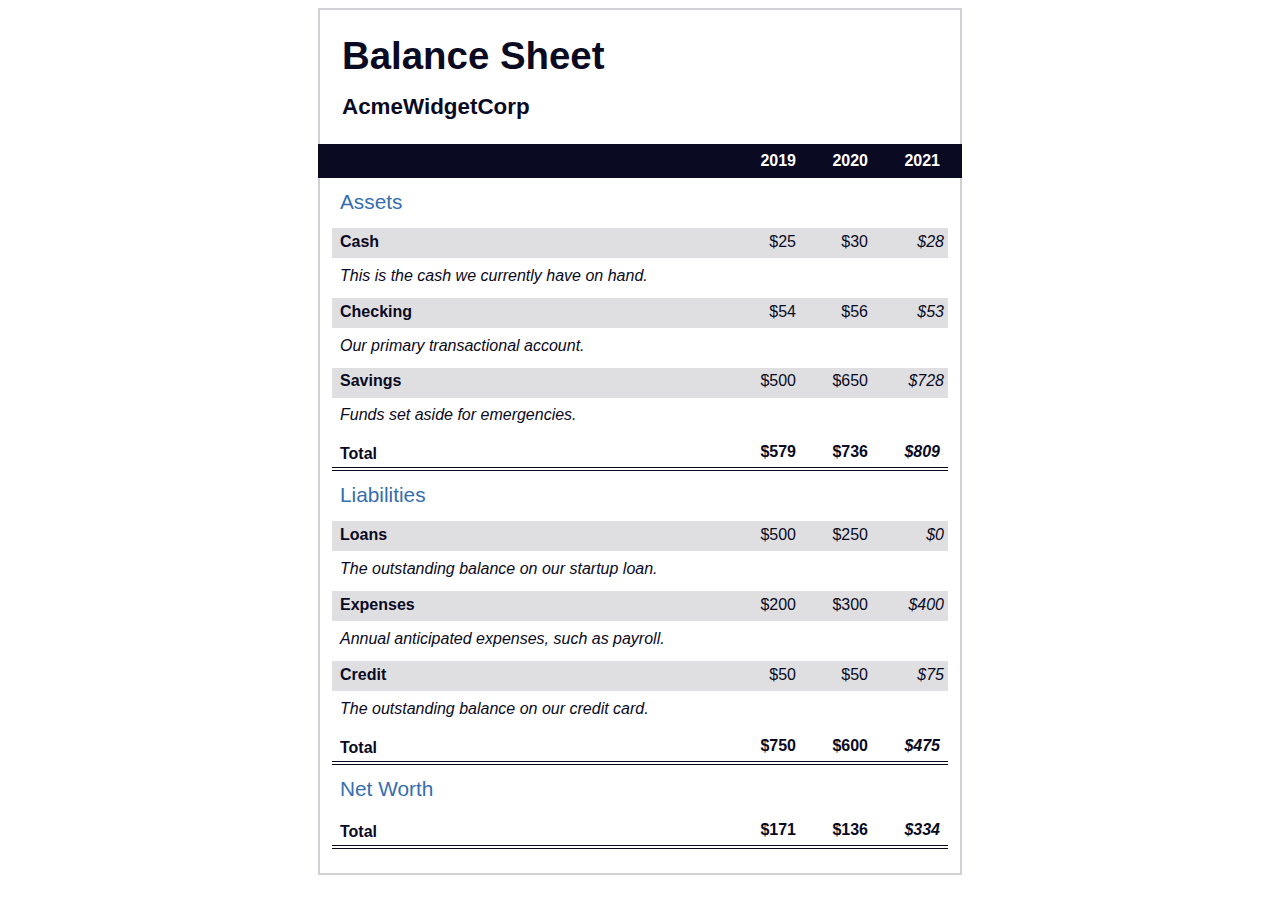
<file: FreeCodeCamp/Responsive Web Design/BalanceSheet/index.html>
<!DOCTYPE html>
<html lang="en">
  <head>
    <meta charset="UTF-8">
    <meta name="viewport" content="width=device-width, initial-scale=1.0">
    <title>Balance Sheet</title>
    <link rel="stylesheet" href="./style.css">
  </head>
  <body>
    <main>
      <section>
        <h1>
          <span class="flex">
            <span>AcmeWidgetCorp</span>
            <span>Balance Sheet</span>
          </span>
        </h1>
        <div id="years" aria-hidden="true">
          <span class="year">2019</span>
          <span class="year">2020</span>
          <span class="year">2021</span>
        </div>
        <div class="table-wrap">
          <table>
            <caption>Assets</caption>
            <thead>
              <tr>
                <td></td>
                <th><span class="sr-only year">2019</span></th>
                <th><span class="sr-only year">2020</span></th>
                <th class="current"><span class="sr-only year">2021</span></th>
              </tr>
            </thead>
            <tbody>
              <tr class="data">
                <th>Cash <span class="description">This is the cash we currently have on hand.</span></th>
                <td>$25</td>
                <td>$30</td>
                <td class="current">$28</td>
              </tr>
              <tr class="data">
                <th>Checking <span class="description">Our primary transactional account.</span></th>
                <td>$54</td>
                <td>$56</td>
                <td class="current">$53</td>
              </tr>
              <tr class="data">
                <th>Savings <span class="description">Funds set aside for emergencies.</span></th>
                <td>$500</td>
                <td>$650</td>
                <td class="current">$728</td>
              </tr>
              <tr class="total">
                <th>Total <span class="sr-only">Assets</span></th>
                <td>$579</td>
                <td>$736</td>
                <td class="current">$809</td>
              </tr>
            </tbody>
          </table>
          <table>
            <caption>Liabilities</caption>
            <thead>
              <tr>
              <td></td>
              <th><span class="sr-only">2019</span></th>
              <th><span class="sr-only">2020</span></th>
              <th><span class="sr-only">2021</span></th>
              </tr>
            </thead>
            <tbody>
              <tr class="data">
                <th>Loans <span class="description">The outstanding balance on our startup loan.</span></th>
                <td>$500</td>
                <td>$250</td>
                <td class="current">$0</td>
              </tr>
              <tr class="data">
                <th>Expenses <span class="description">Annual anticipated expenses, such as payroll.</span></th>
                <td>$200</td>
                <td>$300</td>
                <td class="current">$400</td>
              </tr>
              <tr class="data">
                <th>Credit <span class="description">The outstanding balance on our credit card.</span></th>
                <td>$50</td>
                <td>$50</td>
                <td class="current">$75</td>
              </tr>
              <tr class="total">
                <th>Total <span class="sr-only">Liabilities</span></th>
                <td>$750</td>
                <td>$600</td>
                <td class="current">$475</td>
              </tr>
            </tbody>
          </table>
          <table>
            <caption>Net Worth</caption>
            <thead>
              <tr>
              <td></td>
              <th><span class="sr-only">2019</span></th>
              <th><span class="sr-only">2020</span></th>
              <th><span class="sr-only">2021</span></th>
              </tr>
            </thead>
            <tbody>
              <tr class="total">
                <th>Total <span class="sr-only">Net Worth</span></th>
                <td>$171</td>
                <td>$136</td>
                <td class="current">$334</td>
              </tr>
            </tbody>
          </table>
        </div>
      </section>
    </main>
  </body>
</html>
</file>
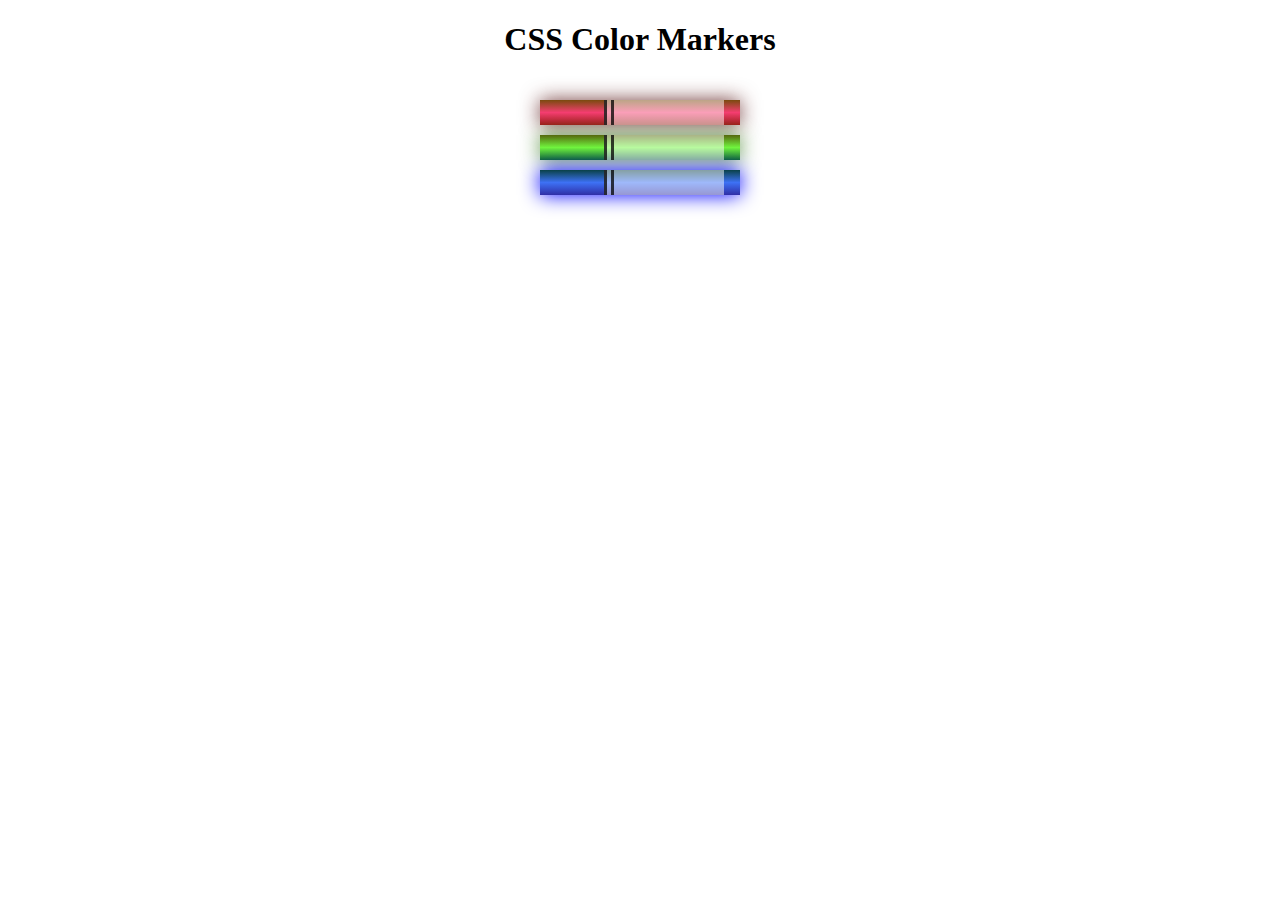
<file: FreeCodeCamp/Responsive Web Design/ColorMarkers/index.html>
<!DOCTYPE html>
<html lang="en">
  <head>
    <meta charset="utf-8">
    <meta name="viewport" content="width=device-width, initial-scale=1.0">
    <title>Colored Markers</title>
    <link rel="stylesheet" href="style.css">
  </head>
  <body>
    <h1>CSS Color Markers</h1>
    <div class="container">
      <div class="marker red">
        <div class="cap"></div>
        <div class="sleeve"></div>
      </div>
      <div class="marker green">
        <div class="cap"></div>
        <div class="sleeve"></div>
      </div>
      <div class="marker blue">
        <div class="cap"></div>
        <div class="sleeve"></div>
      </div>
    </div>
  </body>
</html>
</file>
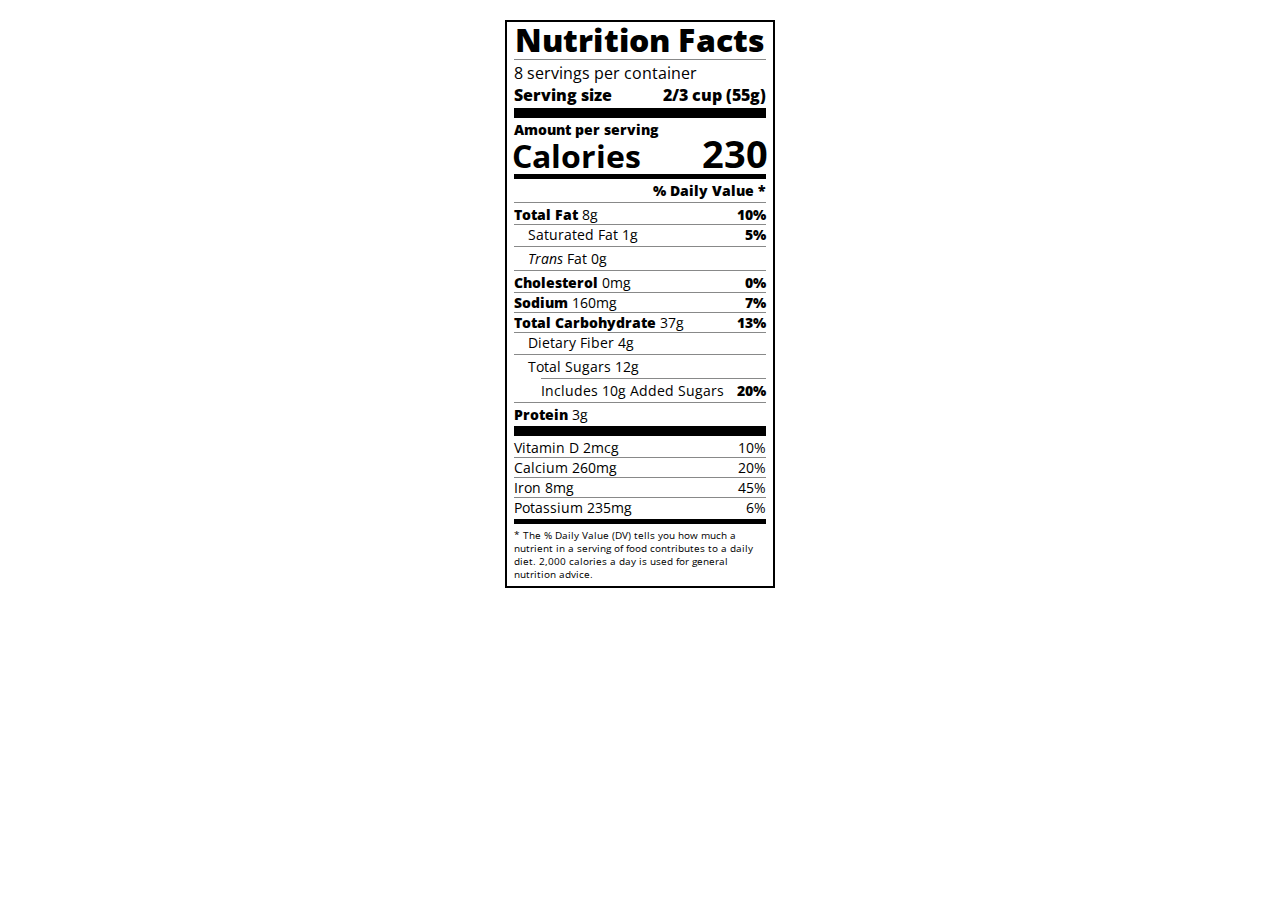
<file: FreeCodeCamp/Responsive Web Design/NutritionLabel/index.html>
<!DOCTYPE html>
<html lang="en">

<head>
  <meta charset="UTF-8">
  <title>Nutrition Label</title>
  <link href="https://fonts.googleapis.com/css?family=Open+Sans:400,700,800" rel="stylesheet">
  <link href="./style.css" rel="stylesheet">
</head>

<body>
  <div class="label">
    <header>
      <h1 class="bold">Nutrition Facts</h1>
      <div class="divider"></div>
      <p>8 servings per container</p>
      <p class="bold">Serving size <span>2/3 cup (55g)</span></p>
    </header>
    <div class="divider large"></div>
    <div class="calories-info">
      <div class="left-container">
        <h2 class="bold small-text">Amount per serving</h2>
        <p>Calories</p>
      </div>
      <span>230</span>
    </div>
    <div class="divider medium"></div>
    <div class="daily-value small-text">
      <p class="bold right no-divider">% Daily Value *</p>
      <div class="divider"></div>
      <p><span><span class="bold">Total Fat</span> 8g</span> <span class="bold">10%</span></p>
      <p class="indent no-divider">Saturated Fat 1g <span class="bold">5%</span></p>
      <div class="divider"></div>
      <p class="indent no-divider"><span><i>Trans</i> Fat 0g</span></p>
      <div class="divider"></div>
      <p><span><span class="bold">Cholesterol</span> 0mg</span> <span class="bold">0%</span></p>
      <p><span><span class="bold">Sodium</span> 160mg</span> <span class="bold">7%</span></p>
      <p><span><span class="bold">Total Carbohydrate</span> 37g</span> <span class="bold">13%</span></p>
      <p class="indent no-divider">Dietary Fiber 4g</p>
      <div class="divider"></div>
      <p class="indent no-divider">Total Sugars 12g</p>
      <div class="divider double-indent"></div>
      <p class="double-indent no-divider">Includes 10g Added Sugars <span class="bold">20%</span></p>
      <div class="divider"></div>
      <p class="no-divider"><span><span class="bold">Protein</span> 3g</span></p>
      <div class="divider large"></div>
      <p>Vitamin D 2mcg <span>10%</span></p>
      <p>Calcium 260mg <span>20%</span></p>
      <p>Iron 8mg <span>45%</span></p>
      <p class="no-divider">Potassium 235mg <span>6%</span></p>
    </div>
    <div class="divider medium"></div>
    <p class="note">* The % Daily Value (DV) tells you how much a nutrient in a serving of food contributes to a daily
      diet. 2,000 calories a day is used for general nutrition advice.</p>
  </div>
</body>
</html>
</file>
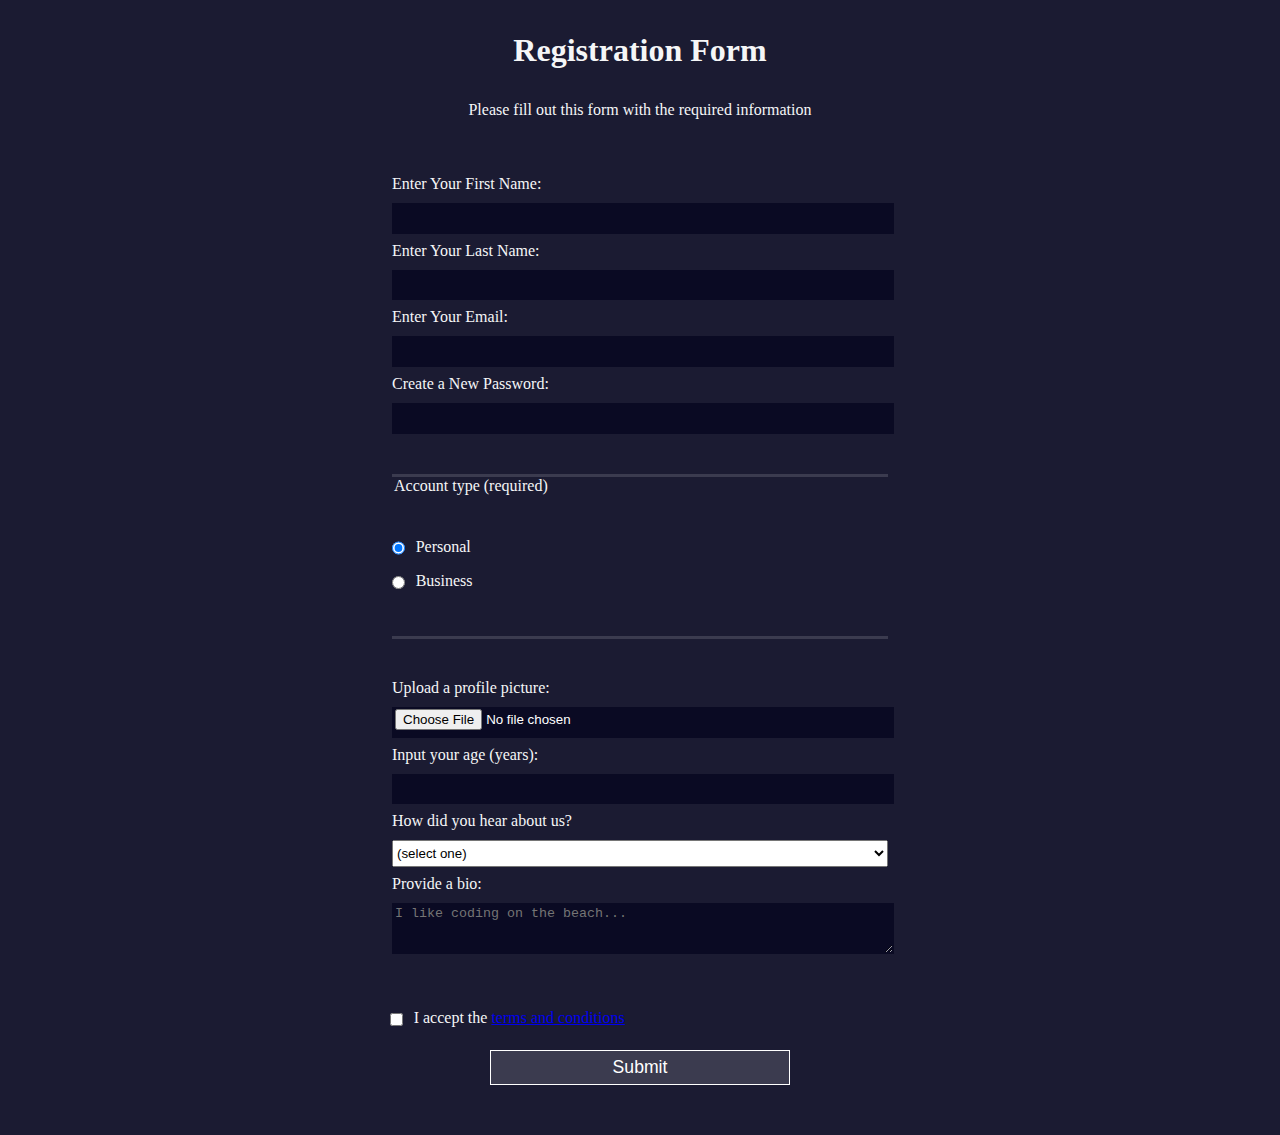
<file: FreeCodeCamp/Responsive Web Design/RegistrationForm/index.html>
<!DOCTYPE html>
<html lang="en">
  <head>
    <meta charset="UTF-8">
    <title>Registration Form</title>
    <link rel="stylesheet" href="style.css" />
  </head>
  <body>
    <h1>Registration Form</h1>
    <p>Please fill out this form with the required information</p>
    <form method="post" action='https://register-demo.freecodecamp.org'>
      <fieldset>
        <label for="first-name">Enter Your First Name: <input id="first-name" name="first-name" type="text" required /></label>
        <label for="last-name">Enter Your Last Name: <input id="last-name" name="last-name" type="text" required /></label>
        <label for="email">Enter Your Email: <input id="email" name="email" type="email" required /></label>
        <label for="new-password">Create a New Password: <input id="new-password" name="new-password" type="password" pattern="[a-z0-5]{8,}" required /></label>
      </fieldset>
      <fieldset>
        <legend>Account type (required)</legend>
        <label for="personal-account"><input id="personal-account" type="radio" name="account-type" class="inline" checked /> Personal</label>
        <label for="business-account"><input id="business-account" type="radio" name="account-type" class="inline" /> Business</label>
      </fieldset>
      <fieldset>
        <label for="profile-picture">Upload a profile picture: <input id="profile-picture" type="file" name="file" /></label>
        <label for="age">Input your age (years): <input id="age" type="number" name="age" min="13" max="120" /></label>
        <label for="referrer">How did you hear about us?
          <select id="referrer" name="referrer">
            <option value="">(select one)</option>
            <option value="1">freeCodeCamp News</option>
            <option value="2">freeCodeCamp YouTube Channel</option>
            <option value="3">freeCodeCamp Forum</option>
            <option value="4">Other</option>
          </select>
        </label>
        <label for="bio">Provide a bio:
          <textarea id="bio" name="bio" rows="3" cols="30" placeholder="I like coding on the beach..."></textarea>
        </label>
      </fieldset>
      <label for="terms-and-conditions">
        <input class="inline" id="terms-and-conditions" type="checkbox" required name="terms-and-conditions" /> I accept the <a href="https://www.freecodecamp.org/news/terms-of-service/">terms and conditions</a>
      </label>
      <input type="submit" value="Submit" />
    </form>
  </body>
</html>
</file>
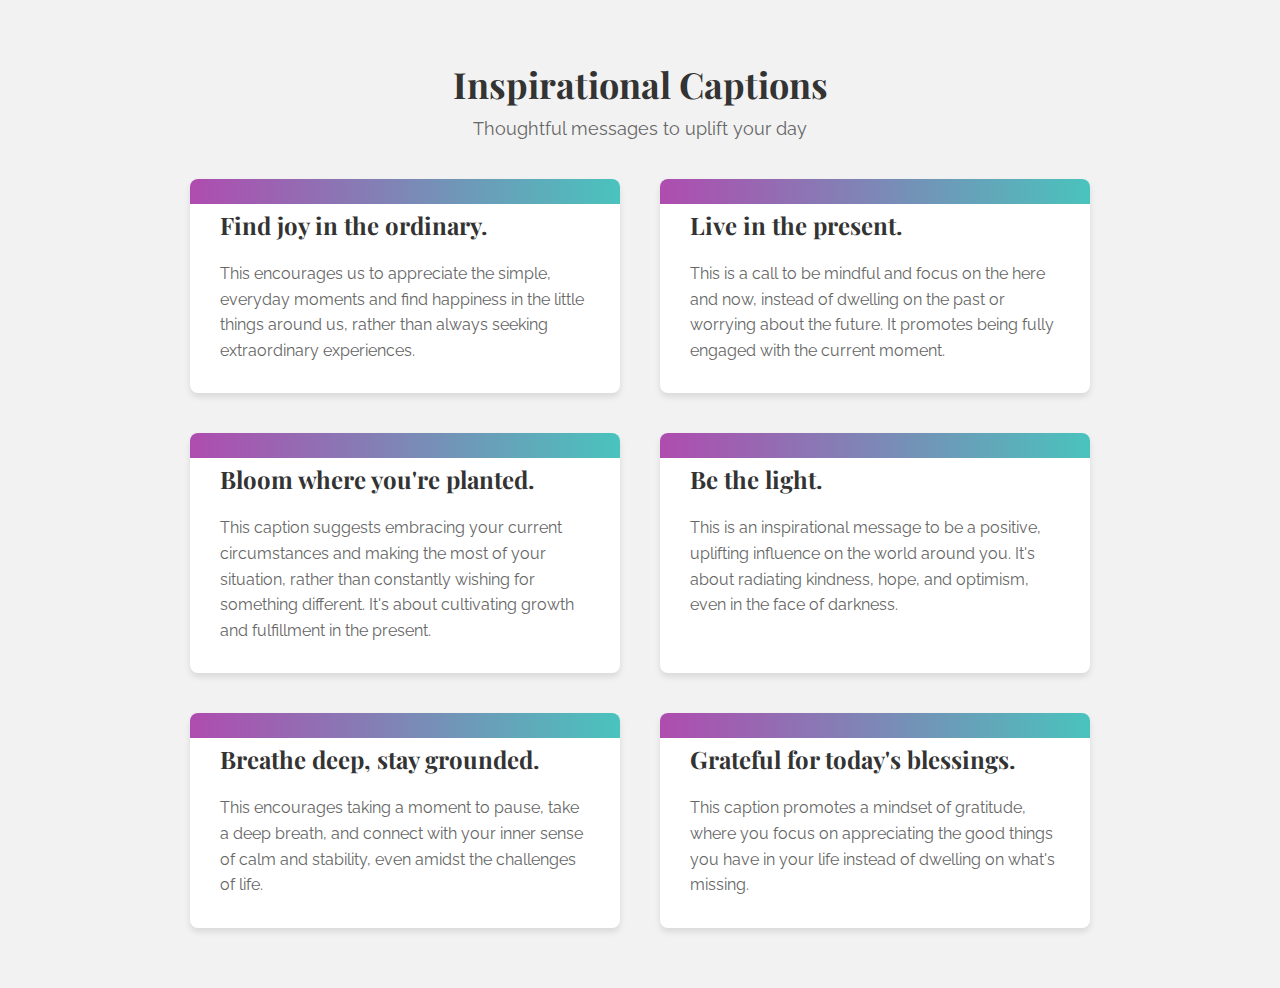
<file: ShortQuotes.html>
<!DOCTYPE html>
<html lang="en">
<head>
  <meta charset="UTF-8">
  <meta name="viewport" content="width=device-width, initial-scale=1.0">
  <title>Inspirational Captions</title>
  <link rel="preconnect" href="https://fonts.googleapis.com">
  <link rel="preconnect" href="https://fonts.gstatic.com" crossorigin>
  <link href="https://fonts.googleapis.com/css2?family=Playfair+Display:wght@400;700&family=Raleway:wght@400;600&display=swap" rel="stylesheet">
  <style>
    /* Global Styles */
    body {
      font-family: 'Raleway', sans-serif;
      margin: 0;
      padding: 0;
      background-color: #f2f2f2;
    }

    .container {
      max-width: 900px;
      margin: 0 auto;
      padding: 60px 40px;
    }

    /* Header Styles */
    .header {
      text-align: center;
      margin-bottom: 40px;
    }

    .header h1 {
      font-family: 'Playfair Display', serif;
      font-size: 36px;
      font-weight: 700;
      margin-top: 0;
      margin-bottom: 10px;
      color: #333;
    }

    .header p {
      font-size: 18px;
      color: #666;
      margin-top: 0;
    }

    /* Caption Styles */
    .caption-container {
      display: grid;
      grid-template-columns: repeat(2, 1fr);
      grid-gap: 40px;
    }

    .caption {
      background-color: #fff;
      box-shadow: 0 4px 6px rgba(0, 0, 0, 0.1);
      padding: 30px;
      position: relative;
      overflow: hidden;
      border-radius: 8px;
    }

    .caption:before {
      content: "";
      position: absolute;
      top: 0;
      left: 0;
      width: 100%;
      height: 25px;
      background-image: linear-gradient(to right, #af4caf, #4ac3bd);
    }

    .caption h2 {
      font-family: 'Playfair Display', serif;
      font-size: 24px;
      margin-top: 0;
      margin-bottom: 20px;
      color: #333;
    }

    .caption p {
      font-size: 16px;
      line-height: 1.6;
      margin: 0;
      color: #666;
    }

    /* Media Queries */
    @media (max-width: 768px) {
      .caption-container {
        grid-template-columns: 1fr;
      }
    }
  </style>
</head>
<body>
  <div class="container">
    <div class="header">
      <h1>Inspirational Captions</h1>
      <p>Thoughtful messages to uplift your day</p>
    </div>
    <div class="caption-container">
      <div class="caption">
        <h2>Find joy in the ordinary.</h2>
        <p>This encourages us to appreciate the simple, everyday moments and find happiness in the little things around us, rather than always seeking extraordinary experiences.</p>
      </div>
      <div class="caption">
        <h2>Live in the present.</h2>
        <p>This is a call to be mindful and focus on the here and now, instead of dwelling on the past or worrying about the future. It promotes being fully engaged with the current moment.</p>
      </div>
      <div class="caption">
        <h2>Bloom where you're planted.</h2>
        <p>This caption suggests embracing your current circumstances and making the most of your situation, rather than constantly wishing for something different. It's about cultivating growth and fulfillment in the present.</p>
      </div>
      <div class="caption">
        <h2>Be the light.</h2>
        <p>This is an inspirational message to be a positive, uplifting influence on the world around you. It's about radiating kindness, hope, and optimism, even in the face of darkness.</p>
      </div>
      <div class="caption">
        <h2>Breathe deep, stay grounded.</h2>
        <p>This encourages taking a moment to pause, take a deep breath, and connect with your inner sense of calm and stability, even amidst the challenges of life.</p>
      </div>
      <div class="caption">
        <h2>Grateful for today's blessings.</h2>
        <p>This caption promotes a mindset of gratitude, where you focus on appreciating the good things you have in your life instead of dwelling on what's missing.</p>
      </div>
    </div>
  </div>
</body>
</html>
</file>
<file: FreeCodeCamp/Responsive Web Design/BalanceSheet/style.css>
span[class~="sr-only"] {
  border: 0 !important;
  clip: rect(1px, 1px, 1px, 1px) !important;
  clip-path: inset(50%) !important;
  height: 1px !important;
  width: 1px !important;
  position: absolute !important;
  overflow: hidden !important;
  white-space: nowrap !important;
  padding: 0 !important;
  margin: -1px !important;
}

html {
  box-sizing: border-box;
}

body {
  font-family: sans-serif;
  color: #0a0a23;
}

h1 {
  max-width: 37.25rem;
  margin: 0 auto;
  padding: 1.5rem 1.25rem;
}

h1 .flex {
  display: flex;
  flex-direction: column-reverse;
  gap: 1rem;
}

h1 .flex span:first-of-type {
  font-size: 0.7em;
}

h1 .flex span:last-of-type {
  font-size: 1.2em;
}

section {
  max-width: 40rem;
  margin: 0 auto;
  border: 2px solid #d0d0d5;
}

#years {
  display: flex;
  justify-content: flex-end;
  position: sticky;
  z-index: 999;
  top: 0;
  background: #0a0a23;
  color: #fff;
  padding: 0.5rem calc(1.25rem + 2px) 0.5rem 0;
  margin: 0 -2px;
}

#years span[class] {
  font-weight: bold;
  width: 4.5rem;
  text-align: right;
}

.table-wrap {
  padding: 0 0.75rem 1.5rem 0.75rem;
}

table {
  border-collapse: collapse;
  border: 0;
  width: 100%;
  position: relative;
  margin-top: 3rem;
}

table caption {
  color: #356eaf;
  font-size: 1.3em;
  font-weight: normal;
  position: absolute;
  top: -2.25rem;
  left: 0.5rem;
}

tbody td {
  width: 100vw;
  min-width: 4rem;
  max-width: 4rem;
}

tbody th {
  width: calc(100% - 12rem);
}

tr[class="total"] {
  border-bottom: 4px double #0a0a23;
  font-weight: bold;
}

tr[class="total"] th {
  text-align: left;
  padding: 0.5rem 0 0.25rem 0.5rem;
}

tr.total td {
  text-align: right;
  padding: 0 0.25rem;
}

tr.total td:nth-of-type(3) {
  padding-right: 0.5rem;
}

tr.total:hover {
  background-color: #99c9ff;
}

td.current {
  font-style: italic;
}

tr.data {
  background-image: linear-gradient(to bottom, #dfdfe2 1.845rem, white 1.845rem);
}

tr.data th {
  text-align: left;
  padding-top: 0.3rem;
  padding-left: 0.5rem;
}

tr.data th .description {
  display: block;
  font-weight: normal;
  font-style: italic;
  padding: 1rem 0 0.75rem;
  margin-right: -13.5rem;
}

tr.data td {
  vertical-align: top;
  padding: 0.3rem 0.25rem 0;
  text-align: right;
}
</file>
<file: FreeCodeCamp/Responsive Web Design/ColorMarkers/style.css>
h1 {
  text-align: center;
}

.container {
  background-color: rgb(255, 255, 255);
  padding: 10px 0;
}

.marker {
  width: 200px;
  height: 25px;
  margin: 10px auto;
}

.cap {
  width: 60px;
  height: 25px;
}

.sleeve {
  width: 110px;
  height: 25px;
  background-color: rgba(255, 255, 255, 0.5);
  border-left: 10px double rgba(0, 0, 0, 0.75);
}

.cap, .sleeve {
  display: inline-block;
}

.red {
  background: linear-gradient(rgb(122, 74, 14), rgb(245, 62, 113), rgb(162, 27, 27));
  box-shadow: 0 0 20px 0 rgba(83, 14, 14, 0.8);
}

.green {
  background: linear-gradient(#55680D, #71F53E, #116C31);
  box-shadow: 0 0 20px 0 #3B7E20CC;
}

.blue {
  background: linear-gradient(hsl(186, 76%, 16%), hsl(223, 90%, 60%), hsl(240, 56%, 42%));
  box-shadow: 0 0 20px 0 blue;
}
</file>
<file: FreeCodeCamp/Responsive Web Design/NutritionLabel/style.css>
* {
  box-sizing: border-box;
}

html {
  font-size: 16px;
}

body {
  font-family: 'Open Sans', sans-serif;
}

.label {
  border: 2px solid black;
  width: 270px;
  margin: 20px auto;
  padding: 0 7px;
}

header h1 {
  text-align: center;
  margin: -4px 0;
  letter-spacing: 0.15px
}

p {
  margin: 0;
  display: flex;
  justify-content: space-between;
}

.divider {
  border-bottom: 1px solid #888989;
  margin: 2px 0;
}

.bold {
  font-weight: 800;
}

.large {
  height: 10px;
}

.large, .medium {
  background-color: black;
  border: 0;
}

.medium {
  height: 5px;
}

.small-text {
  font-size: 0.85rem;
}


.calories-info {
  display: flex;
  justify-content: space-between;
  align-items: flex-end;
}

.calories-info h2 {
  margin: 0;
}

.left-container p {
  margin: -5px -2px;
  font-size: 2em;
  font-weight: 700;
}

.calories-info span {
  margin: -7px -2px;
  font-size: 2.4em;
  font-weight: 700;
}

.right {
  justify-content: flex-end;
}

.indent {
  margin-left: 1em;
}

.double-indent {
  margin-left: 2em;
}

.daily-value p:not(.no-divider) {
  border-bottom: 1px solid #888989;
}

.note {
  font-size: 0.6rem;
  margin: 5px 0;
}
</file>
<file: FreeCodeCamp/Responsive Web Design/RegistrationForm/style.css>
body {
  width: 100%;
  height: 100vh;
  margin: 0;
  background-color: #1b1b32;
  color: #f5f6f7;
  font-family: Tahoma;
  font-size: 16px;
}

h1, p {
  margin: 1em auto;
  text-align: center;
}

form {
  width: 60vw;
  max-width: 500px;
  min-width: 300px;
  margin: 0 auto;
  padding-bottom: 2em;
}

fieldset {
  border: none;
  padding: 2rem 0;
  border-bottom: 3px solid #3b3b4f;
}

fieldset:last-of-type {
  border-bottom: none;
}

label {
  display: block;
  margin: 0.5rem 0;
}

input,
textarea,
select {
  margin: 10px 0 0 0;
  width: 100%;
  min-height: 2em;
}

input, textarea {
  background-color: #0a0a23;
  border: 1px solid #0a0a23;
  color: #ffffff;
}

.inline {
  width: unset;
  margin: 0 0.5em 0 0;
  vertical-align: middle;
}

input[type="submit"] {
  display: block;
  width: 60%;
  margin: 1em auto;
  height: 2em;
  font-size: 1.1rem;
  background-color: #3b3b4f;
  border-color: white;
  min-width: 300px;
}

input[type="file"] {
  padding: 1px 2px;
}

.inline{
  display: inline; 
}
</file>
